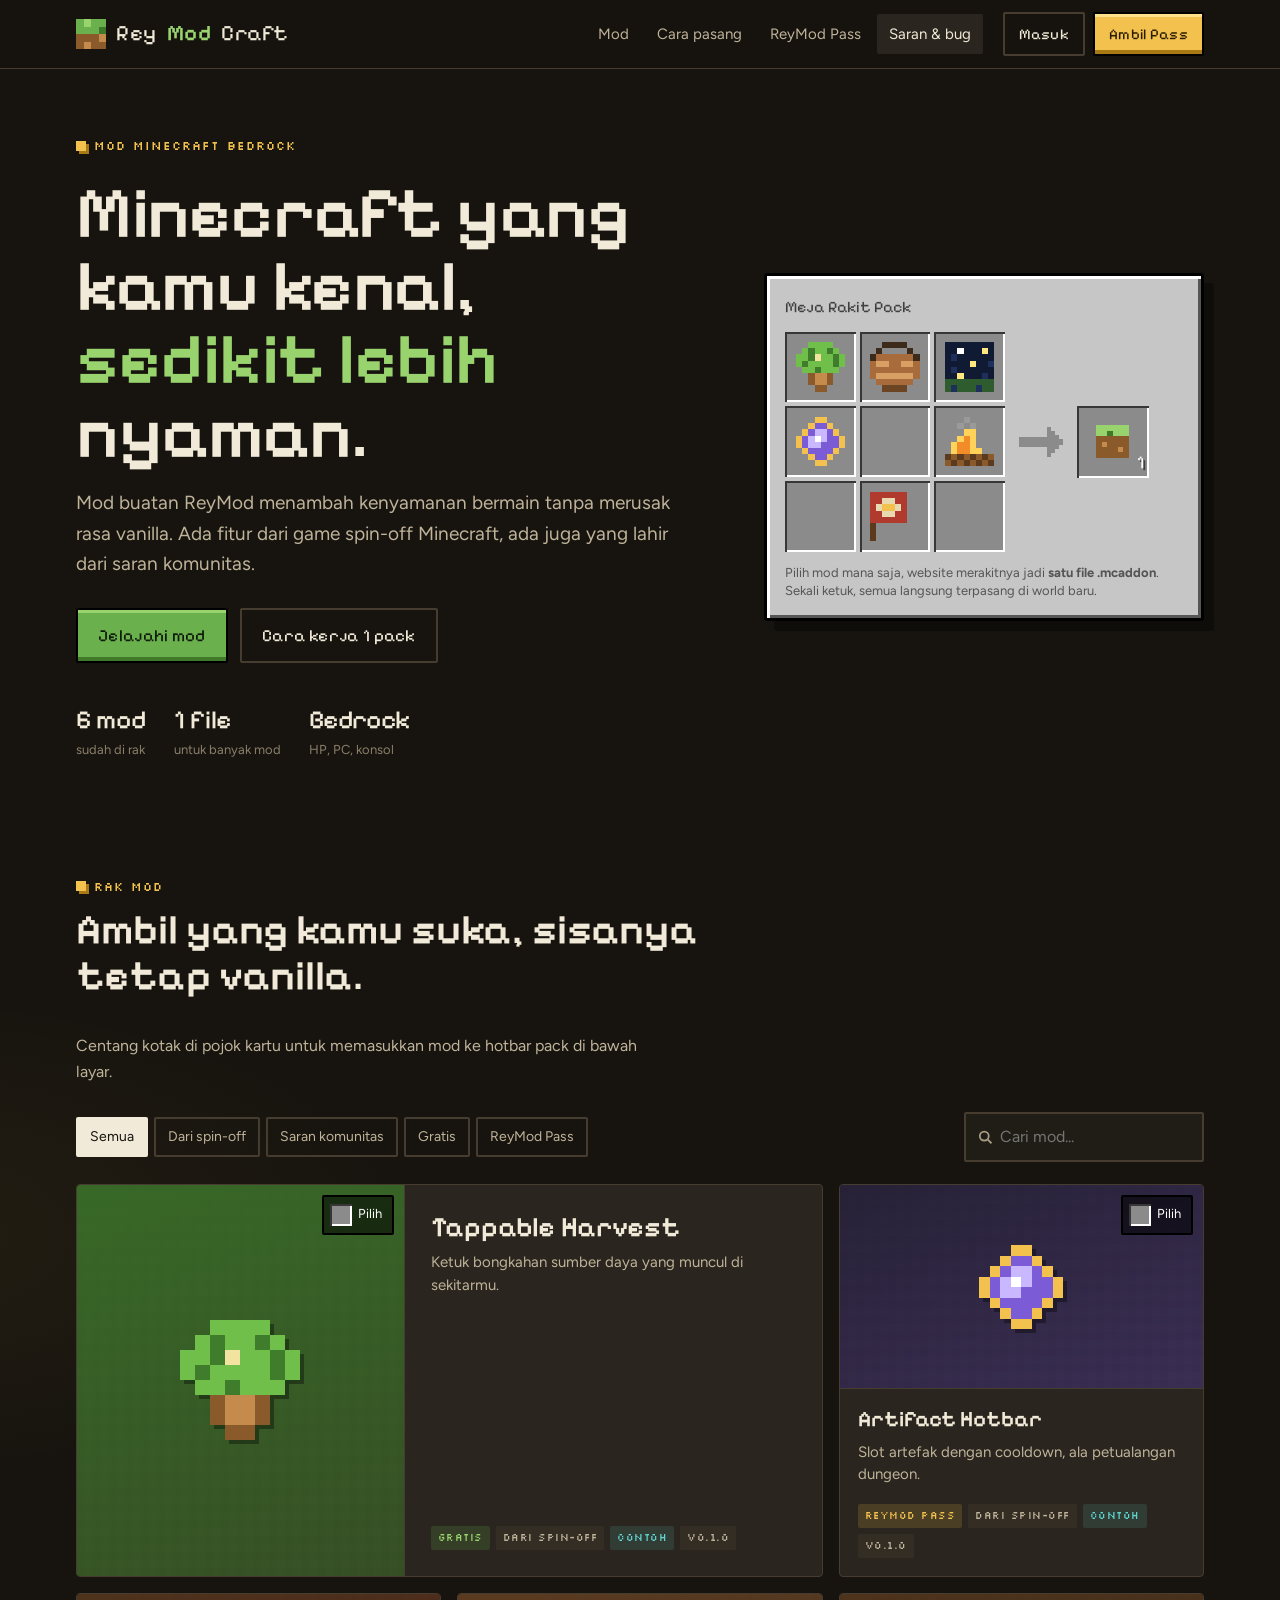
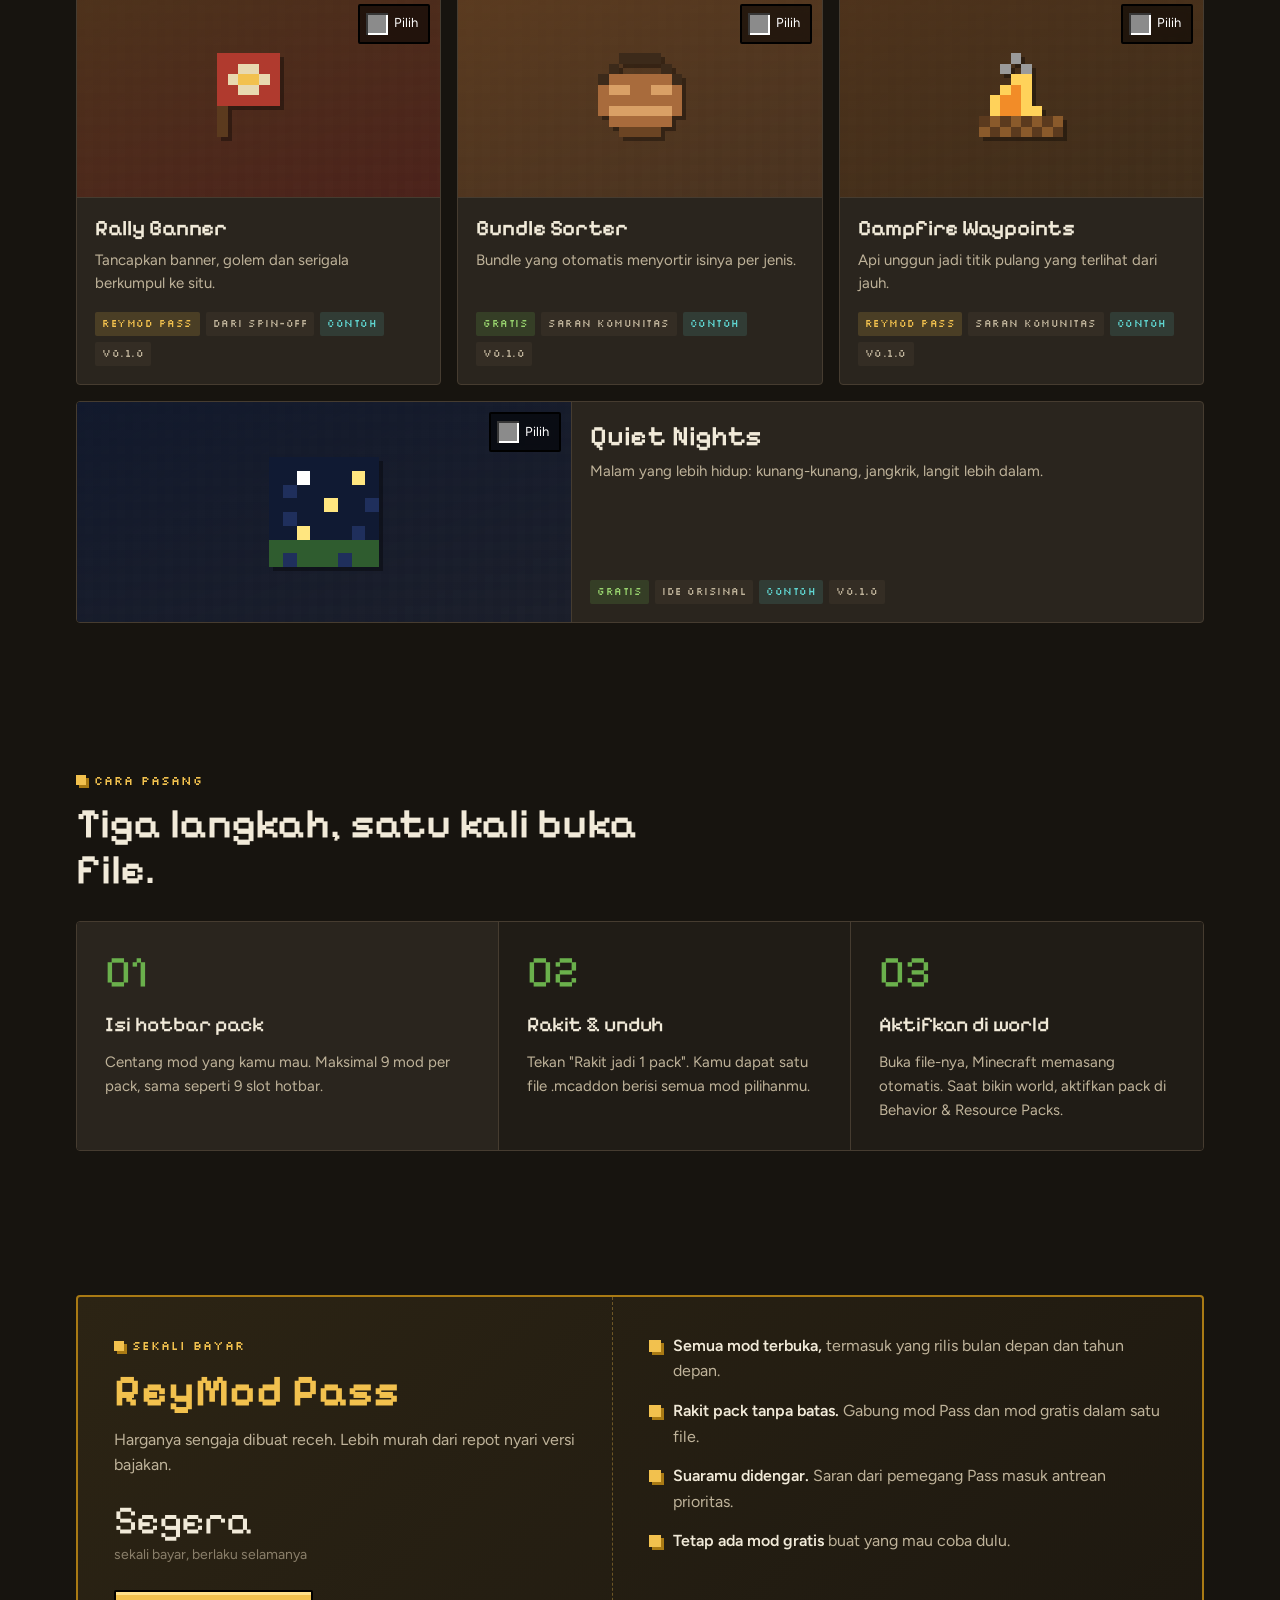
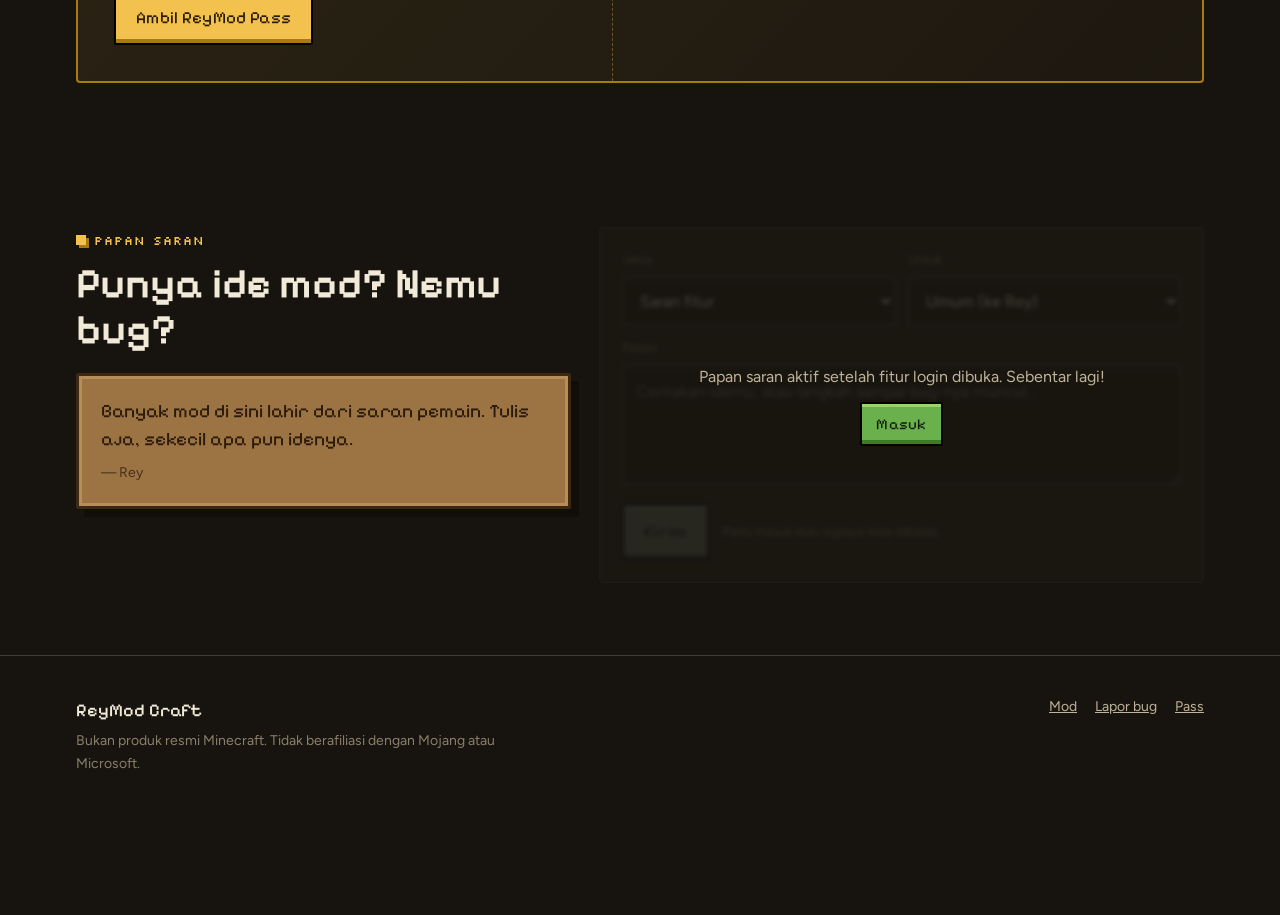
<file: index.html>
<!doctype html>
<html lang="id">
<head>
<meta charset="utf-8">
<meta name="viewport" content="width=device-width, initial-scale=1">
<title>ReyMod Craft — Mod Minecraft Bedrock</title>
<meta name="description" content="Mod Minecraft Bedrock buatan ReyMod: lebih nyaman dimainkan, tetap terasa vanilla. Pilih beberapa mod, unduh jadi satu pack.">
<meta property="og:title" content="ReyMod Craft — Mod Minecraft Bedrock">
<meta property="og:description" content="Pilih beberapa mod, unduh jadi satu file .mcaddon.">
<meta name="theme-color" content="#17140f">
<link rel="icon" href="data:image/svg+xml,%3Csvg xmlns='http://www.w3.org/2000/svg' viewBox='0 0 4 4' shape-rendering='crispEdges'%3E%3Crect width='4' height='2' fill='%236ab04c'/%3E%3Crect y='2' width='4' height='2' fill='%238a5a2b'/%3E%3Crect x='1' y='1' width='1' height='1' fill='%2398d36e'/%3E%3Crect x='2' y='3' width='1' height='1' fill='%23c58b4c'/%3E%3C/svg%3E">
<link rel="preconnect" href="https://fonts.googleapis.com">
<link rel="preconnect" href="https://fonts.gstatic.com" crossorigin>
<link href="https://fonts.googleapis.com/css2?family=Figtree:wght@400;500;600&family=Pixelify+Sans:wght@400;500;600&family=Silkscreen&display=swap" rel="stylesheet">
<link rel="stylesheet" href="assets/style.css">
</head>
<body>

<header class="nav">
  <div class="wrap nav__in">
    <a class="brand" href="#top" aria-label="ReyMod Craft, ke atas">
      <svg viewBox="0 0 4 4" shape-rendering="crispEdges" aria-hidden="true"><rect width="4" height="2" fill="#6ab04c"/><rect x="1" width="1" height="1" fill="#98d36e"/><rect x="3" y="1" width="1" height="1" fill="#3f7a2a"/><rect y="2" width="4" height="2" fill="#8a5a2b"/><rect x="1" y="3" width="1" height="1" fill="#c58b4c"/><rect x="3" y="2" width="1" height="1" fill="#c58b4c"/></svg>
      Rey<b>Mod</b> Craft
    </a>
    <nav class="nav__links" aria-label="Menu utama">
      <a href="#mod">Mod</a>
      <a href="#pasang">Cara pasang</a>
      <a href="#pass">ReyMod Pass</a>
      <a href="#saran">Saran &amp; bug</a>
    </nav>
    <div class="nav__cta">
      <button class="btn btn--ghost btn--sm" type="button" data-login>Masuk</button>
      <button class="btn btn--gold btn--sm" type="button" data-pass>Ambil Pass</button>
    </div>
    <button class="nav__burger" type="button" aria-label="Buka menu" aria-expanded="false">
      <svg width="18" height="14" viewBox="0 0 18 14" fill="#f1ead9" aria-hidden="true"><rect width="18" height="2"/><rect y="6" width="18" height="2"/><rect y="12" width="18" height="2"/></svg>
    </button>
  </div>
</header>

<main id="top">
  <!-- HERO -->
  <section class="hero">
    <div class="wrap hero__grid">
      <div>
        <span class="eyebrow">Mod Minecraft Bedrock</span>
        <h1>Minecraft yang kamu kenal, <em>sedikit lebih</em> nyaman.</h1>
        <p class="lead">Mod buatan ReyMod menambah kenyamanan bermain tanpa merusak rasa vanilla. Ada fitur dari game spin-off Minecraft, ada juga yang lahir dari saran komunitas.</p>
        <div class="hero__actions">
          <a class="btn btn--grass" href="#mod">Jelajahi mod</a>
          <a class="btn btn--ghost" href="#pasang">Cara kerja 1 pack</a>
        </div>
        <div class="hero__stats">
          <div><strong id="stat-count">0 mod</strong>sudah di rak</div>
          <div><strong>1 file</strong>untuk banyak mod</div>
          <div><strong>Bedrock</strong>HP, PC, konsol</div>
        </div>
      </div>

      <div class="craft" aria-label="Ilustrasi meja rakit pack">
        <p class="craft__title">Meja Rakit Pack</p>
        <div class="craft__row">
          <div class="craft__grid" id="craft-grid"></div>
          <svg class="craft__arrow" viewBox="0 0 22 15" shape-rendering="crispEdges" aria-hidden="true"><path fill="#8b8b8b" d="M0 5h14V0h2v2h2v2h2v2h2v3h-2v2h-2v2h-2v2h-2v-5H0z"/></svg>
          <div class="craft__out">
            <div class="slot">
              <svg viewBox="0 0 8 8" shape-rendering="crispEdges" aria-hidden="true"><rect x="1" y="1" width="6" height="6" fill="#6ab04c"/><rect x="1" y="1" width="6" height="2" fill="#98d36e"/><rect x="1" y="3" width="6" height="4" fill="#8a5a2b"/><rect x="2" y="4" width="1" height="1" fill="#c58b4c"/><rect x="5" y="5" width="1" height="1" fill="#c58b4c"/><rect x="3" y="2" width="1" height="1" fill="#3f7a2a"/></svg>
              <span class="craft__count">1</span>
            </div>
          </div>
        </div>
        <p class="craft__cap">Pilih mod mana saja, website merakitnya jadi <b>satu file .mcaddon</b>. Sekali ketuk, semua langsung terpasang di world baru.</p>
      </div>
    </div>
  </section>

  <!-- KATALOG -->
  <section id="mod">
    <div class="wrap">
      <div class="sec-head">
        <div>
          <span class="eyebrow">Rak mod</span>
          <h2>Ambil yang kamu suka, sisanya tetap vanilla.</h2>
        </div>
        <p>Centang kotak di pojok kartu untuk memasukkan mod ke hotbar pack di bawah layar.</p>
      </div>

      <div class="toolbar">
        <div class="chips" role="group" aria-label="Filter mod" id="chips"></div>
        <label class="search">
          <svg width="16" height="16" viewBox="0 0 16 16" fill="none" stroke="#a89c84" stroke-width="2" aria-hidden="true"><circle cx="7" cy="7" r="5"/><path d="M11 11l4 4"/></svg>
          <span class="sr">Cari mod</span>
          <input type="search" id="search" placeholder="Cari mod..." autocomplete="off">
        </label>
      </div>

      <div class="shelf" id="shelf"></div>
    </div>
  </section>

  <!-- CARA PASANG -->
  <section id="pasang">
    <div class="wrap">
      <div class="sec-head">
        <div>
          <span class="eyebrow">Cara pasang</span>
          <h2>Tiga langkah, satu kali buka file.</h2>
        </div>
      </div>
      <div class="steps">
        <div class="step">
          <div class="step__n">01</div>
          <h3>Isi hotbar pack</h3>
          <p>Centang mod yang kamu mau. Maksimal 9 mod per pack, sama seperti 9 slot hotbar.</p>
        </div>
        <div class="step">
          <div class="step__n">02</div>
          <h3>Rakit &amp; unduh</h3>
          <p>Tekan "Rakit jadi 1 pack". Kamu dapat satu file .mcaddon berisi semua mod pilihanmu.</p>
        </div>
        <div class="step">
          <div class="step__n">03</div>
          <h3>Aktifkan di world</h3>
          <p>Buka file-nya, Minecraft memasang otomatis. Saat bikin world, aktifkan pack di Behavior &amp; Resource Packs.</p>
        </div>
      </div>
    </div>
  </section>

  <!-- PASS -->
  <section id="pass">
    <div class="wrap">
      <div class="pass">
        <div class="pass__l">
          <span class="eyebrow">Sekali bayar</span>
          <h2>ReyMod Pass</h2>
          <p style="color:var(--ink-2);margin:0">Harganya sengaja dibuat receh. Lebih murah dari repot nyari versi bajakan.</p>
          <div class="pass__price" id="pass-price">Segera</div>
          <div style="font-size:14px;color:var(--ink-3);margin-bottom:24px">sekali bayar, berlaku selamanya</div>
          <button class="btn btn--gold" type="button" data-pass>Ambil ReyMod Pass</button>
        </div>
        <div class="pass__r">
          <ul>
            <li><span><b>Semua mod terbuka,</b> termasuk yang rilis bulan depan dan tahun depan.</span></li>
            <li><span><b>Rakit pack tanpa batas.</b> Gabung mod Pass dan mod gratis dalam satu file.</span></li>
            <li><span><b>Suaramu didengar.</b> Saran dari pemegang Pass masuk antrean prioritas.</span></li>
            <li><span><b>Tetap ada mod gratis</b> buat yang mau coba dulu.</span></li>
          </ul>
        </div>
      </div>
    </div>
  </section>

  <!-- SARAN -->
  <section id="saran">
    <div class="wrap board">
      <div>
        <span class="eyebrow">Papan saran</span>
        <h2 style="font-family:var(--font-pixel);font-weight:600;font-size:clamp(28px,4vw,42px);line-height:1.1;margin:8px 0 20px">Punya ide mod? Nemu bug?</h2>
        <div class="sign">Banyak mod di sini lahir dari saran pemain. Tulis aja, sekecil apa pun idenya.<small>— Rey</small></div>
      </div>
      <div class="locked">
        <form class="form" style="background:var(--panel);border:1px solid var(--line);border-radius:var(--radius);padding:22px" onsubmit="return false">
          <div style="display:flex;gap:12px;flex-wrap:wrap">
            <div class="field" style="flex:1 1 180px">
              <label for="fb-type">Jenis</label>
              <select id="fb-type"><option>Saran fitur</option><option>Kritik</option><option>Laporan bug</option></select>
            </div>
            <div class="field" style="flex:1 1 180px">
              <label for="fb-mod">Untuk</label>
              <select id="fb-mod"><option>Umum (ke Rey)</option></select>
            </div>
          </div>
          <div class="field">
            <label for="fb-msg">Pesan</label>
            <textarea id="fb-msg" placeholder="Ceritakan idemu, atau langkah sampai bug-nya muncul..."></textarea>
          </div>
          <div style="display:flex;align-items:center;gap:14px;flex-wrap:wrap">
            <button class="btn btn--grass" type="submit" disabled>Kirim</button>
            <span style="font-size:13px;color:var(--ink-3)">Perlu masuk dulu supaya bisa dibalas.</span>
          </div>
        </form>
        <div class="locked__veil">
          <div>
            <p>Papan saran aktif setelah fitur login dibuka. Sebentar lagi!</p>
            <button class="btn btn--grass btn--sm" type="button" data-login>Masuk</button>
          </div>
        </div>
      </div>
    </div>
  </section>
</main>

<footer class="foot">
  <div class="wrap foot__in">
    <div>
      <b style="font-family:var(--font-pixel);font-size:18px;color:var(--ink);font-weight:500">ReyMod Craft</b>
      <p>Bukan produk resmi Minecraft. Tidak berafiliasi dengan Mojang atau Microsoft.</p>
    </div>
    <div style="display:flex;gap:18px;flex-wrap:wrap">
      <a href="#mod">Mod</a><a href="#saran">Lapor bug</a><a href="#pass">Pass</a>
    </div>
  </div>
</footer>

<script src="assets/jszip.min.js" defer></script>
<script src="data/mods.js"></script>
<script src="assets/app.js"></script>
<script>
(function () {
  const R = window.ReyMod, $ = R.$;
  const filters = [
    { id: "all", label: "Semua" }, { id: "spinoff", label: "Dari spin-off" },
    { id: "komunitas", label: "Saran komunitas" }, { id: "free", label: "Gratis" }, { id: "pass", label: "ReyMod Pass" }
  ];
  let filter = "all", q = "";

  $("#stat-count").textContent = R.MODS.length + " mod";
  const price = R.CFG.passPrice;
  $("#pass-price").textContent = price ? "Rp" + Number(price).toLocaleString("id-ID") : "Segera";
  $("#fb-mod").insertAdjacentHTML("beforeend", R.MODS.map((m) => `<option>${R.esc(m.name)}</option>`).join(""));

  // crafting table hero
  const order = [0, 3, 5, 1, null, 4, null, 2, null];
  $("#craft-grid").innerHTML = order.map((k, i) => {
    const m = k === null ? null : R.MODS[k];
    return `<div class="slot">${m ? R.iconSVG(m) : ""}</div>`;
  }).join("");

  function renderChips() {
    $("#chips").innerHTML = filters.map((f) =>
      `<button class="chip ${f.id === filter ? "is-on" : ""}" type="button" data-f="${f.id}" aria-pressed="${f.id === filter}">${f.label}</button>`).join("");
    R.$$("#chips [data-f]").forEach((b) => b.addEventListener("click", () => { filter = b.dataset.f; renderChips(); renderShelf(); }));
  }

  function renderShelf() {
    const list = R.MODS.filter((m) =>
      (filter === "all" || m.origin === filter || m.access === filter) &&
      (!q || (m.name + " " + m.tagline + " " + m.tags.join(" ")).toLowerCase().includes(q)));
    if (!list.length) { $("#shelf").innerHTML = `<div class="empty">Belum ada mod yang cocok. Coba kata kunci lain.</div>`; return; }
    $("#shelf").innerHTML = list.map((m, i) => {
      const feature = i === 0 && list.length > 2;
      const wide = !feature && i === list.length - 1 && (list.length - 1) % 3 === 2;
      const on = R.inPack(m.id);
      return `
      <article class="card ${feature ? "is-feature" : ""} ${wide ? "is-wide" : ""} ${on ? "is-picked" : ""}">
        <div class="card__art" style="${R.artBg(m)}">
          ${R.iconSVG(m)}
          <button class="pick ${on ? "is-on" : ""}" type="button" data-pick="${m.id}" aria-pressed="${on}" aria-label="${on ? "Keluarkan" : "Masukkan"} ${R.esc(m.name)} ke pack">
            <span class="pick__box" aria-hidden="true"></span><span class="pick__t">${on ? "Di pack" : "Pilih"}</span>
          </button>
        </div>
        <div class="card__body">
          <h3><a href="mod.html?id=${encodeURIComponent(m.id)}">${R.esc(m.name)}</a></h3>
          <p>${R.esc(m.tagline)}</p>
          <div class="card__meta">${R.tags(m)}<span class="tag">v${R.esc(m.version)}</span></div>
        </div>
      </article>`;
    }).join("");
    R.$$("#shelf [data-pick]").forEach((b) => b.addEventListener("click", (e) => { e.preventDefault(); R.togglePack(b.dataset.pick); }));
  }

  $("#search").addEventListener("input", (e) => { q = e.target.value.trim().toLowerCase(); renderShelf(); });
  R.onPack(renderShelf);
  renderChips(); renderShelf();
})();
</script>
</body>
</html>
</file>
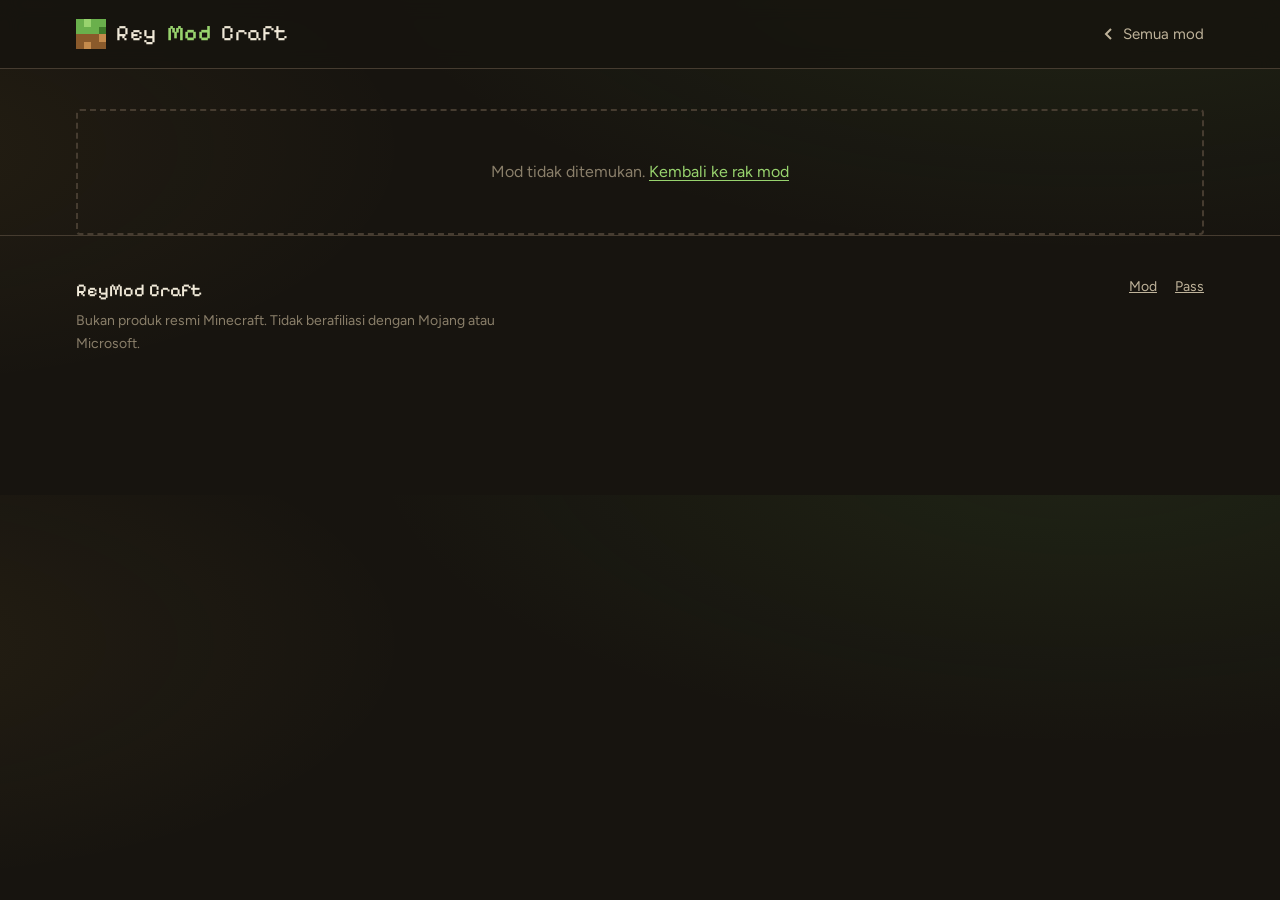
<file: mod.html>
<!doctype html>
<html lang="id">
<head>
<meta charset="utf-8">
<meta name="viewport" content="width=device-width, initial-scale=1">
<title>Mod — ReyMod Craft</title>
<meta name="theme-color" content="#17140f">
<link rel="icon" href="data:image/svg+xml,%3Csvg xmlns='http://www.w3.org/2000/svg' viewBox='0 0 4 4' shape-rendering='crispEdges'%3E%3Crect width='4' height='2' fill='%236ab04c'/%3E%3Crect y='2' width='4' height='2' fill='%238a5a2b'/%3E%3Crect x='1' y='1' width='1' height='1' fill='%2398d36e'/%3E%3Crect x='2' y='3' width='1' height='1' fill='%23c58b4c'/%3E%3C/svg%3E">
<link rel="preconnect" href="https://fonts.googleapis.com">
<link rel="preconnect" href="https://fonts.gstatic.com" crossorigin>
<link href="https://fonts.googleapis.com/css2?family=Figtree:wght@400;500;600&family=Pixelify+Sans:wght@400;500;600&family=Silkscreen&display=swap" rel="stylesheet">
<link rel="stylesheet" href="assets/style.css">
</head>
<body>

<header class="nav">
  <div class="wrap nav__in">
    <a class="brand" href="index.html">
      <svg viewBox="0 0 4 4" shape-rendering="crispEdges" aria-hidden="true"><rect width="4" height="2" fill="#6ab04c"/><rect x="1" width="1" height="1" fill="#98d36e"/><rect x="3" y="1" width="1" height="1" fill="#3f7a2a"/><rect y="2" width="4" height="2" fill="#8a5a2b"/><rect x="1" y="3" width="1" height="1" fill="#c58b4c"/><rect x="3" y="2" width="1" height="1" fill="#c58b4c"/></svg>
      Rey<b>Mod</b> Craft
    </a>
    <a href="index.html#mod" style="margin-left:auto;color:var(--ink-2);text-decoration:none;font-size:15px;display:inline-flex;align-items:center;gap:6px;min-height:44px">
      <svg width="16" height="16" viewBox="0 0 16 16" fill="none" stroke="currentColor" stroke-width="2" aria-hidden="true"><path d="M10 3L5 8l5 5"/></svg>Semua mod
    </a>
  </div>
</header>

<main class="wrap" id="page">
  <div class="empty" style="margin-top:40px">Memuat mod...</div>
</main>

<footer class="foot">
  <div class="wrap foot__in">
    <div>
      <b style="font-family:var(--font-pixel);font-size:18px;color:var(--ink);font-weight:500">ReyMod Craft</b>
      <p>Bukan produk resmi Minecraft. Tidak berafiliasi dengan Mojang atau Microsoft.</p>
    </div>
    <div style="display:flex;gap:18px"><a href="index.html#mod">Mod</a><a href="index.html#pass">Pass</a></div>
  </div>
</footer>

<script src="assets/jszip.min.js" defer></script>
<script src="data/mods.js"></script>
<script src="assets/app.js"></script>
<script>
(function () {
  const R = window.ReyMod, $ = R.$, esc = R.esc;
  const id = new URLSearchParams(location.search).get("id");
  const m = R.byId(id);
  const page = $("#page");
  if (!m) {
    page.innerHTML = `<div class="empty" style="margin-top:40px">Mod tidak ditemukan. <a class="link" href="index.html#mod">Kembali ke rak mod</a></div>`;
    return;
  }
  document.title = m.name + " — ReyMod Craft";
  const fmt = (d) => new Date(d + "T00:00:00").toLocaleDateString("id-ID", { day: "numeric", month: "short", year: "numeric" });
  const locked = m.access === "pass" && !R.hasPass();

  page.innerHTML = `
    <div class="crumbs"><a href="index.html#mod">Mod</a> / ${esc(R.originLabel[m.origin] || "")} / <span style="color:var(--ink)">${esc(m.name)}</span></div>
    <div class="detail">
      <div>
        <div class="detail__hero" style="${R.artBg(m)}">${R.iconSVG(m)}</div>
        <div class="card__meta" style="padding-top:22px">${R.tags(m)}${m.tags.map((t) => `<span class="tag">${esc(t)}</span>`).join("")}</div>
        <h1>${esc(m.name)}</h1>
        <p class="lead">${esc(m.tagline)}</p>
        <p style="color:var(--ink-3);font-size:14px;margin:0">${esc(m.originNote || "")}</p>
        <div class="prose">
          <h2>Tentang mod ini</h2>
          <p>${esc(m.desc)}</p>
          <h2>Yang kamu dapat</h2>
          <ul>${m.features.map((f) => `<li>${esc(f)}</li>`).join("")}</ul>
          <h2>Riwayat update</h2>
          <div class="log">${m.changelog.map((c) => `<div><b>v${esc(c.v)}</b><br>${esc(c.note)}</div>`).join("")}</div>
          <h2 id="diskusi">Diskusi</h2>
        </div>
        <div class="tabs" role="tablist" id="tabs"></div>
        <div class="locked">
          <div class="form" style="background:var(--panel);border:1px solid var(--line);border-radius:var(--radius);padding:16px">
            <div class="field"><label for="c-msg" id="c-label">Komentar</label><textarea id="c-msg" placeholder=""></textarea></div>
            <div><button class="btn btn--grass btn--sm" type="button" disabled>Kirim</button></div>
          </div>
          <div class="locked__veil"><div>
            <p>Diskusi aktif setelah fitur login dibuka. Gratis, tanpa Pass.</p>
            <button class="btn btn--grass btn--sm" type="button" data-login>Masuk</button>
          </div></div>
        </div>
        <p class="note">Belum ada diskusi di mod ini.</p>
      </div>

      <aside class="side">
        <dl>
          <dt>Versi</dt><dd>${esc(m.version)}</dd>
          <dt>Minecraft</dt><dd>Bedrock ${esc(m.mc)}</dd>
          <dt>Ukuran</dt><dd>${esc(m.size)}</dd>
          <dt>Rilis</dt><dd>${fmt(m.released)}</dd>
          <dt>Akses</dt><dd>${m.access === "free" ? "Gratis" : esc(R.CFG.passName)}</dd>
        </dl>
        <button class="btn ${locked ? "btn--gold" : "btn--grass"}" type="button" id="dl">
          ${locked
            ? `<svg width="18" height="18" viewBox="0 0 16 16" fill="none" stroke="currentColor" stroke-width="2" aria-hidden="true"><rect x="3" y="7" width="10" height="7"/><path d="M5 7V5a3 3 0 0 1 6 0v2"/></svg>Buka dengan Pass`
            : `<svg width="18" height="18" viewBox="0 0 16 16" fill="none" stroke="currentColor" stroke-width="2" aria-hidden="true"><path d="M8 2v9M4 7l4 4 4-4M2 14h12"/></svg>Unduh .mcaddon`}
        </button>
        <button class="btn btn--ghost" type="button" id="pk"></button>
        <p style="font-size:13px;color:var(--ink-3);margin:0">Masukkan ke pack kalau mau diunduh bareng mod lain dalam satu file.</p>
        <hr style="border:0;border-top:1px solid var(--line);margin:4px 0;width:100%">
        <a href="#diskusi" class="link" style="font-size:14px;display:inline-flex;align-items:center;gap:8px;min-height:44px" id="bug-link">
          <svg width="16" height="16" viewBox="0 0 16 16" fill="none" stroke="currentColor" stroke-width="2" aria-hidden="true"><path d="M8 1L1 14h14z"/><path d="M8 6v4M8 12v.5"/></svg>Laporkan bug di mod ini
        </a>
      </aside>
    </div>`;

  // tabs
  const tabs = [
    { id: "komentar", label: "Komentar", hint: "Gimana pengalamanmu pakai mod ini?" },
    { id: "saran", label: "Saran", hint: "Fitur apa yang kamu mau ditambah?" },
    { id: "bug", label: "Laporan bug", hint: "Langkah sampai bug muncul, versi Minecraft, dan perangkat." }
  ];
  let tab = "komentar";
  function renderTabs() {
    $("#tabs").innerHTML = tabs.map((t) => `<button type="button" role="tab" aria-selected="${t.id === tab}" class="${t.id === tab ? "is-on" : ""}" data-t="${t.id}">${t.label}</button>`).join("");
    R.$$("#tabs [data-t]").forEach((b) => b.addEventListener("click", () => { tab = b.dataset.t; renderTabs(); }));
    const t = tabs.find((x) => x.id === tab);
    $("#c-label").textContent = t.label;
    $("#c-msg").placeholder = t.hint;
  }
  renderTabs();
  $("#bug-link").addEventListener("click", () => { tab = "bug"; renderTabs(); });

  // buttons
  $("#dl").addEventListener("click", () => R.downloadOne(m.id));
  const pk = $("#pk");
  function syncPk() { const on = R.inPack(m.id); pk.textContent = on ? "Sudah di pack ✓" : "Masukkan ke pack"; pk.classList.toggle("btn--grass", on); pk.classList.toggle("btn--ghost", !on); }
  pk.addEventListener("click", () => R.togglePack(m.id));
  R.onPack(syncPk); syncPk();
})();
</script>
</body>
</html>
</file>
<file: assets/style.css>
/* ReyMod Craft — style */
:root{
  --bg:#17140f;
  --bg-2:#201c16;
  --panel:#2a251e;
  --panel-2:#342d24;
  --line:#463c30;
  --ink:#f1ead9;
  --ink-2:#bfb39a;
  --ink-3:#8a7f6a;
  --grass:#6ab04c;
  --grass-dk:#3f7a2a;
  --grass-lt:#98d36e;
  --gold:#f2c14e;
  --gold-dk:#a97a14;
  --redstone:#d9473b;
  --diamond:#5fd4cf;
  --slot:#8b8b8b;
  --slot-dk:#373737;
  --slot-lt:#ffffff;
  --radius:4px;
  --wrap:1160px;
  --font-pixel:"Pixelify Sans", "Silkscreen", monospace;
  --font-label:"Silkscreen", monospace;
  --font-body:"Figtree", system-ui, sans-serif;
}
*{box-sizing:border-box}
html{scroll-behavior:smooth;scroll-padding-top:84px}
body{
  margin:0;background:var(--bg);color:var(--ink);
  font-family:var(--font-body);font-size:16px;line-height:1.6;
  -webkit-font-smoothing:antialiased;
  background-image:
    radial-gradient(1200px 500px at 85% -10%, rgba(106,176,76,.10), transparent 60%),
    radial-gradient(900px 400px at -10% 30%, rgba(242,193,78,.06), transparent 60%);
  padding-bottom:110px;
}
img,svg,canvas{display:block}
a{color:inherit}
button{font:inherit;color:inherit;cursor:pointer}
.wrap{max-width:var(--wrap);margin:0 auto;padding:0 16px}
.pixel{image-rendering:pixelated}
.sr{position:absolute;width:1px;height:1px;overflow:hidden;clip:rect(0 0 0 0)}

/* ---------- Buttons (beveled, MC-feel) ---------- */
.btn{
  --b:#4a4a4a;--b-hi:#6c6c6c;--b-lo:#2a2a2a;--b-ink:var(--ink);
  display:inline-flex;align-items:center;gap:10px;justify-content:center;
  padding:12px 20px;border:2px solid #000;border-radius:2px;
  background:var(--b);color:var(--b-ink);text-decoration:none;
  font-family:var(--font-pixel);font-size:17px;letter-spacing:.3px;
  box-shadow:inset 0 3px 0 var(--b-hi), inset 0 -4px 0 var(--b-lo);
  transition:transform .08s ease, filter .15s ease;
  min-height:48px;white-space:nowrap;
}
.btn:hover{filter:brightness(1.12)}
.btn:active{transform:translateY(2px);box-shadow:inset 0 2px 0 var(--b-lo), inset 0 -1px 0 var(--b-hi)}
.btn:disabled{filter:grayscale(.8) brightness(.7);cursor:not-allowed}
.btn--grass{--b:var(--grass);--b-hi:var(--grass-lt);--b-lo:var(--grass-dk);--b-ink:#0f1a0a}
.btn--gold{--b:var(--gold);--b-hi:#ffe08a;--b-lo:var(--gold-dk);--b-ink:#2a1c00}
.btn--ghost{--b:transparent;--b-hi:transparent;--b-lo:transparent;border-color:var(--line);box-shadow:none}
.btn--ghost:hover{border-color:var(--ink-3);filter:none;background:rgba(255,255,255,.03)}
.btn--sm{padding:8px 14px;font-size:15px;min-height:40px}
.link{color:var(--grass-lt);text-underline-offset:3px}

/* ---------- Nav ---------- */
.nav{position:sticky;top:0;z-index:40;background:rgba(23,20,15,.86);backdrop-filter:blur(10px);border-bottom:1px solid var(--line)}
.nav__in{display:flex;align-items:center;gap:20px;height:68px}
.brand{display:flex;align-items:center;gap:10px;text-decoration:none;font-family:var(--font-pixel);font-size:22px;letter-spacing:.5px}
.brand b{color:var(--grass-lt);font-weight:600}
.brand svg{width:30px;height:30px}
.nav__links{display:flex;gap:4px;margin-left:auto}
.nav__links a{padding:8px 12px;text-decoration:none;color:var(--ink-2);font-size:15px;border-radius:2px}
.nav__links a:hover,.nav__links a.is-on{color:var(--ink);background:var(--panel)}
.nav__cta{display:flex;gap:8px}
.nav__burger{display:none;margin-left:auto;background:none;border:2px solid var(--line);width:44px;height:44px;border-radius:2px}
@media (max-width:860px){
  .nav__links,.nav__cta .btn--ghost{display:none}
  .nav__burger{display:grid;place-items:center}
  .nav__cta{margin-left:0}
  .nav.is-open .nav__links{display:flex;position:absolute;top:68px;left:0;right:0;flex-direction:column;background:var(--bg-2);padding:12px 16px 18px;border-bottom:1px solid var(--line)}
  .nav.is-open .nav__links a{padding:12px}
}

/* ---------- Hero ---------- */
.hero{padding:64px 0 40px}
.hero__grid{display:grid;grid-template-columns:1.15fr .85fr;gap:48px;align-items:center}
.eyebrow{font-family:var(--font-label);font-size:12px;color:var(--gold);letter-spacing:1px;text-transform:uppercase;display:inline-flex;gap:8px;align-items:center}
.eyebrow::before{content:"";width:10px;height:10px;background:var(--gold);box-shadow:3px 3px 0 var(--gold-dk)}
.hero h1{font-family:var(--font-pixel);font-weight:600;font-size:clamp(38px,6.2vw,72px);line-height:1.02;margin:18px 0 18px;letter-spacing:-.5px}
.hero h1 em{font-style:normal;color:var(--grass-lt);position:relative}
.hero p.lead{font-size:clamp(17px,2vw,19px);color:var(--ink-2);max-width:34em;margin:0 0 28px}
.hero__actions{display:flex;gap:12px;flex-wrap:wrap}
.hero__stats{display:flex;gap:28px;margin-top:36px;flex-wrap:wrap}
.hero__stats div{font-size:13px;color:var(--ink-3)}
.hero__stats strong{display:block;font-family:var(--font-pixel);font-size:26px;color:var(--ink);font-weight:500}
@media (max-width:900px){.hero__grid{grid-template-columns:1fr;gap:40px}.hero{padding:40px 0 24px}}

/* crafting visual */
.craft{background:#c6c6c6;border:3px solid #000;padding:18px;border-radius:3px;
  box-shadow:inset 3px 3px 0 #fff, inset -3px -3px 0 #555, 10px 10px 0 rgba(0,0,0,.35);color:#3f3f3f;max-width:440px;justify-self:end;width:100%}
.craft__title{font-family:var(--font-pixel);font-size:16px;margin:0 0 12px;color:#404040}
.craft__row{display:flex;align-items:center;gap:14px}
.craft__grid{display:grid;grid-template-columns:repeat(3,1fr);gap:4px;flex:1;max-width:220px}
.slot{aspect-ratio:1;background:var(--slot);box-shadow:inset 2px 2px 0 var(--slot-dk), inset -2px -2px 0 var(--slot-lt);display:grid;place-items:center;position:relative}
.slot svg,.slot canvas{width:70%;height:70%}
.slot.is-pop svg{animation:pop .35s ease}
@keyframes pop{0%{transform:scale(.4)}70%{transform:scale(1.12)}100%{transform:scale(1)}}
.craft__arrow{width:44px;flex:none}
.craft__out{width:72px;flex:none}
.craft__out .slot{width:72px}
.craft__cap{font-size:13px;color:#555;margin:12px 0 0;line-height:1.4}
@media (max-width:900px){.craft{justify-self:start}}

/* ---------- Sections ---------- */
section{padding:72px 0}
.sec-head{display:flex;align-items:flex-end;justify-content:space-between;gap:24px;flex-wrap:wrap;margin-bottom:28px}
.sec-head h2{font-family:var(--font-pixel);font-weight:600;font-size:clamp(28px,4vw,42px);line-height:1.1;margin:8px 0 0;max-width:15em}
.sec-head p{color:var(--ink-2);margin:10px 0 0;max-width:36em}
@media (max-width:640px){section{padding:52px 0}}

/* ---------- Toolbar / filter ---------- */
.toolbar{display:flex;gap:12px;flex-wrap:wrap;align-items:center;margin-bottom:22px}
.chips{display:flex;gap:6px;flex-wrap:wrap}
.chip{border:2px solid var(--line);background:transparent;padding:7px 12px;border-radius:2px;font-size:14px;color:var(--ink-2)}
.chip:hover{border-color:var(--ink-3);color:var(--ink)}
.chip.is-on{background:var(--ink);color:var(--bg);border-color:var(--ink)}
.search{margin-left:auto;display:flex;align-items:center;gap:8px;border:2px solid var(--line);padding:0 12px;border-radius:2px;background:var(--bg-2);min-width:240px}
.search input{border:0;background:none;color:var(--ink);font:inherit;padding:10px 0;outline:none;width:100%}
@media (max-width:700px){.search{margin-left:0;width:100%;min-width:0}.chips{overflow-x:auto;flex-wrap:nowrap;width:100%;padding-bottom:4px}.chip{flex:none}}

/* ---------- Mod cards (deliberately uneven) ---------- */
.shelf{display:grid;grid-template-columns:repeat(12,1fr);gap:16px}
.card{grid-column:span 4;background:var(--panel);border:1px solid var(--line);border-radius:var(--radius);display:flex;flex-direction:column;position:relative;transition:transform .15s ease,border-color .15s ease;overflow:hidden}
.card:hover{transform:translateY(-3px);border-color:#6a5b47}
.card.is-feature{grid-column:span 8;flex-direction:row}
.card.is-feature .card__art{width:44%;aspect-ratio:auto;min-height:100%}
.card.is-feature .card__body{padding:26px}
.card.is-feature h3{font-size:28px}
.card__art{aspect-ratio:16/9;display:grid;place-items:center;position:relative;border-bottom:1px solid var(--line)}
.card__art svg{width:84px;height:84px;filter:drop-shadow(4px 4px 0 rgba(0,0,0,.35))}
.card.is-feature .card__art svg{width:120px;height:120px}
.card__body{padding:18px;display:flex;flex-direction:column;gap:8px;flex:1}
.card h3{font-family:var(--font-pixel);font-weight:600;font-size:22px;line-height:1.15;margin:0}
.card h3 a{text-decoration:none}
.card h3 a::after{content:"";position:absolute;inset:0;z-index:1}
.card p{margin:0;color:var(--ink-2);font-size:15px;line-height:1.5}
.card__meta{display:flex;gap:6px;flex-wrap:wrap;margin-top:auto;padding-top:10px}
.tag{font-family:var(--font-label);font-size:10px;letter-spacing:.5px;padding:4px 7px;border-radius:2px;background:var(--panel-2);color:var(--ink-2);text-transform:uppercase}
.tag--free{background:rgba(106,176,76,.18);color:var(--grass-lt)}
.tag--pass{background:rgba(242,193,78,.16);color:var(--gold)}
.tag--demo{background:rgba(95,212,207,.13);color:var(--diamond)}
.pick{position:absolute;top:10px;right:10px;z-index:2;display:flex;align-items:center;gap:6px;padding:6px 10px 6px 6px;background:rgba(0,0,0,.55);border:2px solid #000;border-radius:2px;font-size:13px;color:#fff;backdrop-filter:blur(4px)}
.pick__box{width:22px;height:22px;background:var(--slot);box-shadow:inset 2px 2px 0 var(--slot-dk), inset -2px -2px 0 var(--slot-lt);display:grid;place-items:center}
.pick.is-on{background:var(--grass-dk)}
.pick.is-on .pick__box::after{content:"";width:10px;height:10px;background:var(--grass-lt);box-shadow:2px 2px 0 #1f3d14}
.empty{grid-column:1/-1;padding:48px 16px;text-align:center;color:var(--ink-3);border:2px dashed var(--line);border-radius:var(--radius)}
@media (max-width:980px){.card{grid-column:span 6}.card.is-feature{grid-column:span 12}}
@media (max-width:640px){
  .card,.card.is-feature{grid-column:span 12}
  .card.is-feature{flex-direction:column}
  .card.is-feature .card__art{width:100%;aspect-ratio:16/9}
}

/* ---------- Hotbar (pack tray) ---------- */
.tray{position:fixed;left:0;right:0;bottom:0;z-index:50;padding:10px 16px calc(10px + env(safe-area-inset-bottom));pointer-events:none;display:flex;justify-content:center}
.tray__in{pointer-events:auto;display:flex;align-items:center;gap:14px;background:rgba(20,17,13,.94);border:2px solid #000;box-shadow:0 0 0 2px var(--line), 0 18px 40px rgba(0,0,0,.5);padding:10px;border-radius:3px;max-width:100%;transform:translateY(140%);transition:transform .3s cubic-bezier(.2,.9,.3,1.2)}
.tray.is-show .tray__in{transform:none}
.hotbar{display:grid;grid-template-columns:repeat(9,44px);gap:0;background:#000;border:2px solid #000}
.hotbar .slot{width:44px;background:#5a5a5a;box-shadow:inset 2px 2px 0 #2b2b2b, inset -2px -2px 0 #8d8d8d;cursor:pointer}
.hotbar .slot.is-filled:hover::after{content:"×";position:absolute;inset:0;display:grid;place-items:center;background:rgba(217,71,59,.7);font-weight:700;font-size:20px}
.tray__info{display:flex;flex-direction:column;line-height:1.2;min-width:0}
.tray__info strong{font-family:var(--font-pixel);font-size:17px;font-weight:500}
.tray__info span{font-size:12px;color:var(--ink-3)}
.tray__clear{background:none;border:0;color:var(--ink-3);font-size:12px;text-decoration:underline;padding:0;text-align:left}
@media (max-width:720px){
  .tray__in{flex-wrap:wrap;justify-content:space-between;width:100%;gap:10px}
  .hotbar{grid-template-columns:repeat(9,1fr);width:100%}
  .hotbar .slot{width:auto}
  .tray__info{flex:1}
}

/* ---------- Steps ---------- */
.steps{display:grid;grid-template-columns:1.2fr 1fr 1fr;gap:0;border:1px solid var(--line);border-radius:var(--radius);overflow:hidden}
.step{padding:28px;background:var(--bg-2);border-right:1px solid var(--line)}
.step:last-child{border-right:0}
.step:first-child{background:var(--panel)}
.step__n{font-family:var(--font-pixel);font-size:44px;line-height:1;color:var(--grass);margin-bottom:14px}
.step h3{font-family:var(--font-pixel);font-weight:500;font-size:21px;margin:0 0 8px}
.step p{color:var(--ink-2);margin:0;font-size:15px}
@media (max-width:820px){.steps{grid-template-columns:1fr}.step{border-right:0;border-bottom:1px solid var(--line)}.step:last-child{border-bottom:0}}

/* ---------- Pass ---------- */
.pass{display:grid;grid-template-columns:1fr 1.1fr;gap:0;border:2px solid var(--gold-dk);border-radius:var(--radius);overflow:hidden;background:linear-gradient(135deg,#2c2414,#1d1810)}
.pass__l{padding:36px;border-right:1px dashed rgba(242,193,78,.35)}
.pass__r{padding:36px}
.pass h2{font-family:var(--font-pixel);font-size:clamp(30px,4vw,44px);margin:10px 0 12px;line-height:1.05;color:var(--gold)}
.pass__price{font-family:var(--font-pixel);font-size:40px;line-height:1;margin:22px 0 4px}
.pass__price small{font-size:16px;color:var(--ink-3);font-family:var(--font-body)}
.pass ul{list-style:none;padding:0;margin:0;display:grid;gap:14px}
.pass li{display:flex;gap:12px;color:var(--ink-2)}
.pass li::before{content:"";flex:none;width:12px;height:12px;margin-top:7px;background:var(--gold);box-shadow:3px 3px 0 var(--gold-dk)}
.pass li b{color:var(--ink);font-weight:600}
.note{font-size:13px;color:var(--ink-3);margin-top:14px}
@media (max-width:820px){.pass{grid-template-columns:1fr}.pass__l{border-right:0;border-bottom:1px dashed rgba(242,193,78,.35)}.pass__l,.pass__r{padding:26px}}

/* ---------- Board / feedback ---------- */
.board{display:grid;grid-template-columns:.9fr 1.1fr;gap:28px;align-items:start}
.sign{background:#9c7444;color:#2b1a0a;border:3px solid #3d2812;padding:22px;border-radius:2px;box-shadow:inset 0 0 0 3px #b98d57, 8px 8px 0 rgba(0,0,0,.3);font-family:var(--font-pixel);font-size:19px;line-height:1.45}
.sign small{display:block;margin-top:10px;font-size:14px;opacity:.75;font-family:var(--font-body)}
@media (max-width:820px){.board{grid-template-columns:1fr}}

/* ---------- Forms ---------- */
.form{display:grid;gap:12px}
.field label{display:block;font-size:13px;color:var(--ink-3);margin-bottom:6px}
.field select,.field textarea,.field input{width:100%;background:var(--bg-2);border:2px solid var(--line);color:var(--ink);padding:12px;font:inherit;border-radius:2px;outline:none}
.field textarea{min-height:120px;resize:vertical}
.field select:focus,.field textarea:focus,.field input:focus{border-color:var(--grass)}
.locked{position:relative}
.locked__veil{position:absolute;inset:0;background:rgba(23,20,15,.78);display:grid;place-items:center;text-align:center;padding:16px;border-radius:2px;backdrop-filter:blur(2px)}
.locked__veil p{margin:0 0 12px;color:var(--ink-2);max-width:26em}

/* ---------- Footer ---------- */
.foot{border-top:1px solid var(--line);padding:40px 0 30px;color:var(--ink-3);font-size:14px}
.foot__in{display:flex;justify-content:space-between;gap:24px;flex-wrap:wrap}
.foot p{margin:6px 0 0;max-width:34em}
.foot a{color:var(--ink-2)}

/* ---------- Modal ---------- */
.modal{position:fixed;inset:0;z-index:80;display:none;place-items:center;padding:16px;background:rgba(0,0,0,.6)}
.modal.is-open{display:grid}
.modal__box{background:#c6c6c6;color:#2e2e2e;border:3px solid #000;border-radius:3px;box-shadow:inset 3px 3px 0 #fff, inset -3px -3px 0 #555;width:min(440px,100%);padding:24px;position:relative}
.modal__box h3{font-family:var(--font-pixel);font-size:24px;margin:0 0 8px}
.modal__box p{margin:0 0 16px;color:#4a4a4a;font-size:15px}
.modal__x{position:absolute;top:10px;right:10px;width:34px;height:34px;border:2px solid #000;background:#8b8b8b;box-shadow:inset 2px 2px 0 #ddd, inset -2px -2px 0 #444;font-weight:700}
.modal .btn{width:100%}
.modal .stack{display:grid;gap:10px}
.progress{height:14px;background:#373737;border:2px solid #000;margin:14px 0 6px;overflow:hidden}
.progress i{display:block;height:100%;width:0;background:var(--grass);box-shadow:inset 0 3px 0 var(--grass-lt);transition:width .2s ease}

/* ---------- Toast ---------- */
.toast{position:fixed;left:50%;top:84px;transform:translate(-50%,-20px);opacity:0;z-index:90;background:#000;border:2px solid var(--line);padding:10px 16px;font-family:var(--font-pixel);font-size:16px;transition:all .25s ease;pointer-events:none;max-width:calc(100% - 32px);text-align:center}
.toast.is-show{opacity:1;transform:translate(-50%,0)}

/* ---------- Detail page ---------- */
.crumbs{font-size:14px;color:var(--ink-3);padding-top:28px}
.crumbs a{color:var(--ink-2);text-decoration:none}
.detail{display:grid;grid-template-columns:1.25fr .75fr;gap:40px;padding:26px 0 40px;align-items:start}
.detail__hero{border:1px solid var(--line);border-radius:var(--radius);aspect-ratio:16/8;display:grid;place-items:center;position:relative;overflow:hidden}
.detail__hero svg{width:clamp(110px,22vw,170px);height:auto;filter:drop-shadow(8px 8px 0 rgba(0,0,0,.35))}
.detail h1{font-family:var(--font-pixel);font-weight:600;font-size:clamp(34px,5vw,54px);line-height:1.05;margin:24px 0 10px}
.detail .lead{color:var(--ink-2);font-size:18px;margin:0 0 20px}
.prose{color:var(--ink-2)}
.prose h2{font-family:var(--font-pixel);color:var(--ink);font-weight:500;font-size:24px;margin:36px 0 12px}
.prose ul{padding-left:0;list-style:none;display:grid;gap:10px}
.prose li{display:flex;gap:12px}
.prose li::before{content:"";flex:none;width:10px;height:10px;margin-top:8px;background:var(--grass);box-shadow:2px 2px 0 var(--grass-dk)}
.side{position:sticky;top:88px;background:var(--panel);border:1px solid var(--line);border-radius:var(--radius);padding:22px;display:grid;gap:14px}
.side dl{display:grid;grid-template-columns:auto 1fr;gap:8px 16px;margin:0;font-size:14px}
.side dt{color:var(--ink-3)}
.side dd{margin:0;text-align:right}
.side .btn{width:100%}
.log{border-left:2px solid var(--line);padding-left:16px;display:grid;gap:12px}
.log b{font-family:var(--font-pixel);font-weight:500;color:var(--ink)}
.tabs{display:flex;gap:4px;border-bottom:1px solid var(--line);margin-bottom:16px;overflow-x:auto}
.tabs button{background:none;border:0;border-bottom:3px solid transparent;padding:10px 14px;color:var(--ink-3);white-space:nowrap}
.tabs button.is-on{color:var(--ink);border-color:var(--grass)}
@media (max-width:900px){.detail{grid-template-columns:1fr}.side{position:static}}

/* ---------- Additions after design review ---------- */
.card.is-picked{border-color:var(--grass)}
.card.is-wide{grid-column:span 12;flex-direction:row}
.card.is-wide .card__art{width:44%;aspect-ratio:auto;min-height:220px}
.card.is-wide .card__art svg{width:110px;height:110px}
.card.is-wide h3{font-size:28px}
.card.is-feature .card__art,.card.is-wide .card__art{border-bottom:0;border-right:1px solid var(--line)}
.pick{min-height:40px}
.craft__count{position:absolute;right:5px;bottom:1px;font-family:var(--font-pixel);font-size:18px;color:#fff;text-shadow:2px 2px 0 #3f3f3f}
.craft__out .slot{width:72px;height:72px}
.craft__out .slot svg{width:60%;height:60%}
.hotbar .slot{border:0;padding:0}

/* HP: kartu jadi baris ringkas (ikon kiri, info kanan) */
@media (max-width:640px){
  .card,.card.is-feature,.card.is-wide{grid-column:span 12;flex-direction:row;align-items:stretch}
  .card .card__art,.card.is-feature .card__art,.card.is-wide .card__art{width:96px;min-height:0;aspect-ratio:auto;flex:none;border-bottom:0;border-right:1px solid var(--line)}
  .card .card__art svg,.card.is-feature .card__art svg,.card.is-wide .card__art svg{width:52px;height:52px}
  .card .card__body,.card.is-feature .card__body{padding:12px 56px 12px 12px;gap:4px}
  .card h3,.card.is-feature h3,.card.is-wide h3{font-size:19px}
  .card p{font-size:13px}
  .card__meta{padding-top:4px}
  .card__meta .tag:nth-child(n+3){display:none}
  .pick{top:50%;right:8px;left:auto;transform:translateY(-50%);padding:6px;background:transparent;border:0;backdrop-filter:none}
  .pick .pick__t{display:none}
  .pick__box{width:34px;height:34px}
  .pick.is-on{background:transparent}
  .pick.is-on .pick__box{background:var(--grass-lt)}
  .pick.is-on .pick__box::after{background:#0f1a0a;box-shadow:none;width:12px;height:12px}
  .shelf{gap:10px}
}
@media (max-width:860px){
  .nav__in{gap:10px}
  .nav__cta{margin-left:auto}
  .nav__burger{margin-left:0;flex:none}
}
@media (max-width:400px){
  .brand{font-size:19px;gap:8px}
  .brand svg{width:24px;height:24px}
  .nav__cta .btn{padding:6px 10px}
}
/* Pixelify Sans punya ligatur "fi" yang terbaca aneh — matikan */
body,button,input,select,textarea{font-variant-ligatures:none;font-feature-settings:"liga" 0,"clig" 0}
.tray{visibility:hidden;transition:visibility 0s .3s}
.tray.is-show{visibility:visible;transition:none}
</file>
